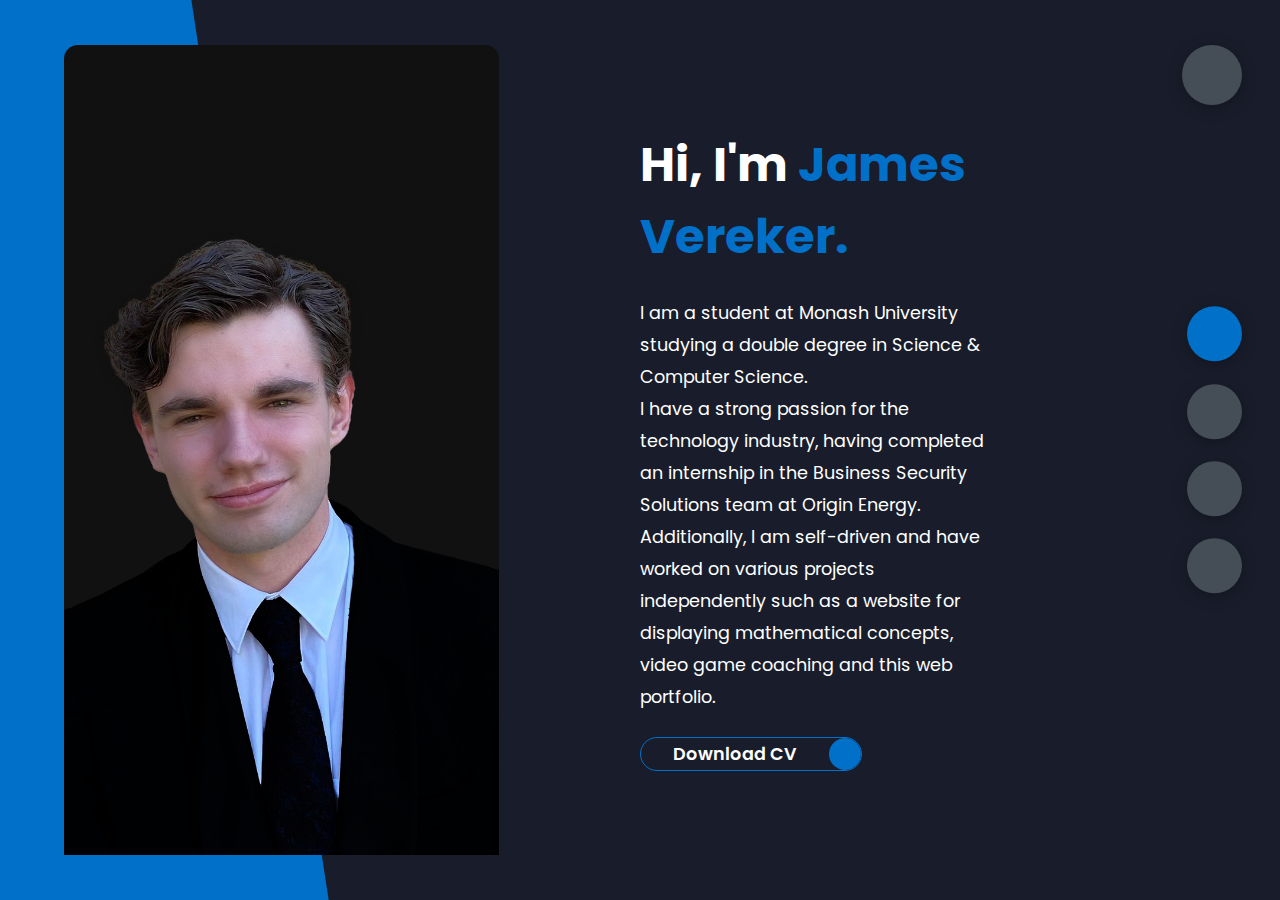
<file: index.html>
<!DOCTYPE html>
<html lang="en">


<head>
    <meta charset="UTF-8">
    <meta http-equiv="X-UA-Compatible" content="IE=edge">
    <meta name="viewport" content="width=device-width, initial-scale=1.0">
    <title>James Vereker Web Portfolio</title>
    <link rel="stylesheet" href="styles/styles.css">
    <link rel="preconnect" href="https://fonts.googleapis.com">
    <link rel="preconnect" href="https://fonts.gstatic.com" crossorigin>
    <link rel="stylesheet" href="https://cdnjs.cloudflare.com/ajax/libs/font-awesome/6.1.1/css/all.min.css"
        integrity="sha512-KfkfwYDsLkIlwQp6LFnl8zNdLGxu9YAA1QvwINks4PhcElQSvqcyVLLD9aMhXd13uQjoXtEKNosOWaZqXgel0g=="
        crossorigin="anonymous" referrerpolicy="no-referrer" />
    <link href="https://fonts.googleapis.com/css2?family=Poppins:wght@400;500;600;700;800&display=swap"
        rel="stylesheet">
    <style type="text/css">
        
      </style>
</head>

<body class="main-content">
    
    <main>
        <header class="section sec1 header active" id="home">
            <div class="header-content">
                <div class="left-header">
                    <div class="h-shape"></div>
                    <div class="image">
                        <img src="img/Me.png"
                            alt="A photograph of James Vereker in a suit.">
                    </div>
                </div>
                <div class="right-header">
                    <h1 class="name">
                        Hi, I'm <span>James Vereker.</span>
                    </h1>
                    <p class="mobileHide">
                        I am a student at Monash University studying a double degree in Science & Computer Science.
                        <br>I have a strong passion for the technology industry, having completed an internship in the Business Security Solutions team at Origin Energy.
                        <br>Additionally, I am self-driven and have worked on various projects independently such as a website
                        for displaying mathematical concepts, video game coaching and this web portfolio.
                    </p>
                    <p class="mobileShow">
                        I recommend using a PC to view my website, although it should work fine either way.
                    </p>

                    <div class="btn-con">
                        <a href="./James-Vereker-CV.pdf" download="JamesVerekerCV" class="main-btn">
                            
                            <span class="btn-text">Download CV</span>
                            <span class="btn-icon"><i class="fas fa-download"></i></span>
                        </a>
                    </div>
                </div>
            </div>
        </header>
        <section class="section sec2 about" id="about">
            <div class="main-title">
                <h2>About <span>Me</span><span class="bg-text">About Me</span></h2>
            </div>

            <h4 class="stat-title">Work Timeline</h4>
            <div class="timeline">
                <div class="timeline-item">
                    <div class="tl-icon">
                        <i class="fas fa-briefcase"></i>
                    </div>
                    <p class="tl-duration">Jan 2022 – June 2022</p>
                    <h5>Business Security Solutions Intern <span>- Origin Energy Ltd.</span></h5>
                    <p>
                        During my time at Origin, I had a wide range of responsibilities such as:<br>
                        • Conducting security assessments on third parties wanting to use Origin data or integrate with
                        their systems.<br>
                        • Taking the lead in the quarterly Phishing Campaigns sent to 5000+ employees.<br>
                        • Managing the ServiceNow requests coming into the BSS team and delegating them to the
                        appropriate team members.<br>
                        • Monitoring and assessing emails leaving Origin containing PII and other sensitive data and
                        alerting my superiors when escalation was required.

                    </p>
                </div>
                <div class="timeline-item">
                    <div class="tl-icon">
                        <i class="fa-solid fa-bell"></i>
                    </div>
                    <p class="tl-duration">Mar 2020 - Dec 2021</p>
                    <h5>Retail Assistant <span>- Taco Bell</span></h5>
                    <p>
                        My role varied from washing dishes, ensuring items were in stock and cleaning the dining area.
                        However, most of the time whilst I was working, I was on the register talking to customers due
                        to my strong interpersonal skills and calm demeanor.
                    </p>
                </div>
                <div class="timeline-item">
                    <div class="tl-icon">
                        <i class="fa-solid fa-person-biking"></i>
                    </div>
                    <p class="tl-duration">Mar 2017 - Aug 2018</p>
                    <h5>Delivery Man <span>- PharmaOne</span></h5>
                    <p>
                        I was responsible for delivering pharmaceutical drugs and other goods on my bike to customers.
                    </p>
                </div>
                <div class="timeline-item">
                    <div class="tl-icon">
                        <i class="fa-solid fa-hand-holding-heart"></i>
                    </div>
                    <p class="tl-duration">2016 - 2017</p>
                    <h5>St Vincent De Paul’s <span>– Volunteer</span></h5>
                    <p>
                        My duties varied on a day-to-day basis, but I was generally responsible for sorting and
                        arranging stock and aiding visitors in where to find products within the store.
                    </p>
                </div>
            </div>
            <h4 class="stat-title">Education Timeline</h4>
            <div class="timeline">
                <div class="timeline-item">
                    <div class="tl-icon">
                        <i class="fa-solid fa-graduation-cap"></i>
                    </div>
                    <p class="tl-duration">2019 - Present</p>
                    <h5>Computer Science & Science Double Degree <span>- Monash University</span></h5>
                    <p>
                        In my Computer Science degree my specialization is Advanced Computer Science. I have achieved at
                        least distinctions in all computing subjects and am always eager to gain more technical
                        knowledge.
                        In my Science Degree I major in Physics with minors in Mathematics & Chemistry. I’ve achieved
                        multiple high distinctions in my major and minors and have developed excellent critical thinking
                        skills as a result.


                    </p>
                </div>
                <div class="timeline-item">
                    <div class="tl-icon">
                        <i class="fa-solid fa-school-flag"></i>
                    </div>
                    <p class="tl-duration">2011 - 2018</p>
                    <h5>Victorian Certificate of Education <span>- Haileybury College</span></h5>
                    <p>
                        Completed Victorian Certificate of Education doing the 3&4 subjects: English, Mathematical
                        Methods, Physics, Chemistry, Biology & Software Development.
                        During the final two years of my schooling, I also worked a casual job at a pharmacy which
                        allowed me to develop a keen understanding of balancing study and work.
                    </p>
                </div>
            </div>


        </section>
        <section class="section sec3" id="portfolio">
            <div class="main-title">
                <h2>Other  <span>Skills & Projects</span><span class="bg-text">My Projects</span></h2>
            </div>
            <div class="portfolios">
                <div class="portfolio">
                    <a href="https://harrisasync.github.io/HyperCubeProject/" target="_blank"><img src="img/hypercube.png" alt=""></a>
                    <div class="port-text" >
                        <h4 >
                            <a href="https://harrisasync.github.io/HyperCubeProject/" target="_blank">Hypercube</a>
                        </h4>
                        <p>
                            I collaborated with fellow Monash University students to create a website that visually presents mathematical concepts, drawing inspiration from Burkard Polster's MTH2132 course, "The Nature & Beauty of Mathematics." The aim of this website is to spark interest in mathematics by showcasing intriguing problems that highlight the fascinating aspects of maths. Through this project, I honed my web development & team work skills and deepened my appreciation for the beauty and complexity of mathematics.
                    </div>
                </div>
                <div class="portfolio">
                    <a href="https://www.credly.com/badges/c53e5e7d-81f7-4dd6-9428-6795851beda9?" target="_blank"><img src="img/Certs.png" alt=""></a>
                    <div class="port-text">
                        <h4>
                            <a href="https://www.credly.com/badges/c53e5e7d-81f7-4dd6-9428-6795851beda9?" target="_blank">Cloud Certifications</a>
                        </h4>
                        <p>
                            I've studied and completed the fundamental courses for both Azure & Amazon's cloud service platforms. These certifications demonstrate my understanding of cloud-based technology and my commitment to staying current with industry trends and best practices. The above link will take you to my azure certification, but my downloadable CV (which can be found on the homepage of this site) includes a link to both.
                        </p>
                    </div>
                </div>
                <div class="portfolio">
                    <a href="https://www.fiverr.com/jamjamv/hearthstone-coaching-to-legend-with-a-friendly-professional" target="_blank"><img src="img/FiverrPromo.png" alt=""></a>
                    <div class="port-text">
                        <h4>
                            <a href="https://www.fiverr.com/jamjamv/hearthstone-coaching-to-legend-with-a-friendly-professional" target="_blank">Hearthstone Coaching</a>
                        </h4>
                        <p>
                            Two years ago, I ranked 2nd in the Australia/New Zealand region for the online card game "Hearthstone." Inspired by this accomplishment, I tried my hand at coaching, promising my clients that I'd help them get to the "Legend" rank – the highest in the game. Since then, I have collaborated with clients worldwide, enhancing their gameplay while simultaneously refining my own interpersonal skills.</p>
                    </div>
                </div>
                
                <!-- <div class="portfolio">
                    <img src="img/blog3.jpg" alt="">
                    <div class="port-text">
                        <h4>
                            How to Create your own website.
                        </h4>
                        <p>
                            It's quite simple.
                            Just copy this website I've made here.
                            Ez pz.
                        </p>
                    </div>
                </div>
                <div class="portfolio">
                    <img src="img/blog3.jpg" alt="">
                    <div class="port-text">
                        <h4>
                            How to Create your own website.
                        </h4>
                        <p>
                            It's quite simple.
                            Just copy this website I've made here.
                            Ez pz.
                        </p>
                    </div>
                </div>
                <div class="portfolio">
                    <img src="img/blog2.jpg" alt="">
                    <div class="port-text">
                        <h4>
                            How to Create your own website.
                        </h4>
                        <p>
                            It's quite simple.
                            Just copy this website I've made here.
                            Ez pz.
                        </p>
                    </div>
                </div> -->
            </div>
            </div>


        </section>

        <section class="section sec5 contact" id="contact">
            <div class="contact-container">
                <div class="main-title">
                    <h2>Contact <span>Me</span><span class="bg-text">Contact</span></h2>
                </div>
                <div class="contact-content-con">
                    <div class="left-contact">
                        <h4>Contact me here</h4>
                        <p>
                            Below are my various contact methods. I welcome direct inquiries at any time, as I am always happy to chat. For the most prompt response, I recommend reaching out to me via LinkedIn direct message or sending an email.
                        </p>
                        <div class="contact-info">
                            <div class="contact-item">
                                <div class="icon">
                                    <i class="fas fa-map-marker-alt"></i>
                                    <span>Location</span>
                                </div>
                                <p>
                                    Melbourne, Australia
                                </p>
                            </div>
                            <div class="contact-item">
                                <div class="icon">
                                    <i class="fas fa-envelope"></i>
                                    <span>Email</span>
                                </div>
                                <p>
                                    <span>Jam.Vereker@gmail.com</span>
                                </p>
                            </div>

                            <div class="contact-item">
                                <div class="icon">
                                    <i class="fa-solid fa-phone"></i>
                                    <span>Mobile Number</span>
                                </div>
                                <p>
                                    <span>+61 483 861 992</span>
                                </p>
                            </div>
                        </div>
                        <div class="contact-icons">
                            <div class="contact-icon">
                                <a href="#" target="_blank">
                                    <i class="fa-brands fa-linkedin-in"></i>
                                </a>
                                <a href="#" target="_blank">
                                    <i class="fab fa-github"></i>
                                </a>
                                <!-- <a href="#" target="_blank">
                                    <i class="fab fa-twitter"></i>
                                </a> -->

                            </div>
                        </div>
                    </div>
                    <div class="right-contact">
                        <form action="" class="contact-form">
                            <div class="input-control i-c-2">
                                <input type="text" required placeholder="Name">
                                <input type="email" required placeholder="Email">
                            </div>
                            <div class="input-control">
                                <input type="text" required placeholder="Subject">
                            </div>
                            <div class="input-control">
                                <textarea name="" id="" cols="15" rows="8"
                                    placeholder="WIP, doesn't send me a message yet!"></textarea>
                            </div>
                            <div class="submit-btn">
                                <a href="#" class="main-btn">
                                    <span class="btn-text">Send Message</span>
                                    <span class="btn-icon"><i class="fas fa-download"></i></span>
                                </a>
                            </div>
                        </form>
                    </div>
                </div>
            </div>
        </section>
    </main>


    </main>

    <div class="controls">
        <div class="control control-1 active-btn" data-id="home">
            <i class="fa-solid fa-house"></i>
        </div>
        <div class="control control-2" data-id="about">
            <i class="fas fa-user"></i>
        </div>
        <div class="control control-3" data-id="portfolio">
            <i class="fas fa-briefcase"></i>
        </div>
        <div class="control control-5" data-id="contact">
            <i class="fas fa-envelope-open"></i>
        </div>
    </div>

    <div class="theme-btn">
        <i class="fas fa-adjust"></i>
    </div>

    <script src="app.js"></script>
</body>

</html>
</file>
<file: styles/styles.css>
* {
  margin: 0;
  padding: 0;
  box-sizing: border-box;
  list-style: none;
}

:root {
  --color-primary: #191d2b;
  --color-secondary: #0070c9;
  --color-tertiary: #ffffff;
  --color-white: #ffffff;
  --color-black: #000;
  --color-grey0: #f8f8f8;
  --color-grey-1: #dbe1e8;
  --color-grey-2: #b2becd;
  --color-grey-3: #6c7983;
  --color-grey-4: #454e56;
  --color-grey-5: #2a2e35;
  --color-grey-6: #12181b;
  --br-sm-2: 14px;
  --box-shadow-1: 0 3px 15px rgba(0, 0, 0, 0.3);
}

.light-mode {
  --color-primary: #ffffff;
  --color-secondary: #5271ff;
  --color-tertiary: #454e56;
  --color-white: #ffffff;
  --color-black: #000;
  --color-grey0: #f8f8f8;
  --color-grey-1: #6c7983;
  --color-grey-2: #6c7983;
  --color-grey-3: #6c7983;
  --color-grey-4: #454e56;
  --color-grey-5: #f8f8f8;
  --color-grey-6: #12181b;
}

.mobileHide {
  display: inline;
}

/* Smartphone Portrait and Landscape */
@media only screen and (min-device-width: 320px) and (max-device-width: 480px) {
  .mobileHide {
    display: none;
  }
}
.mobileShow {
  display: none;
}

/* Smartphone Portrait and Landscape */
@media only screen and (min-device-width: 320px) and (max-device-width: 480px) {
  .mobileShow {
    display: inline;
  }
}
body {
  background-color: var(--color-primary);
  font-family: "Poppins", sans-serif;
  font-size: 1.1rem;
  color: var(--color-tertiary);
  transition: all 0.4s ease-in-out;
}

a {
  display: inline-block;
  text-decoration: none;
  color: inherit;
  font-family: inherit;
}

header {
  height: 100vh;
  font-family: "Poppins", sans-serif;
  color: var(--color-tertiary);
  overflow: hidden;
}

section {
  min-height: 100vh;
  width: 100%;
  position: absolute;
  left: 0;
  top: 0;
  padding: 3rem 18rem;
}

.section {
  transform: translateY(-100%) scale(0);
  transition: all 0.4s ease-in-out;
  background-color: var(--color-primary);
}

.sec1 {
  display: none;
  transform: translateY(0) scale(1);
  padding: 0 !important;
}

.sec2 {
  display: none;
  transform: translateY(0) scale(1);
}

.sec3 {
  display: none;
  transform: translateY(0) scale(1);
}

.sec4 {
  display: none;
  transform: translateY(0) scale(1);
}

.sec5 {
  display: none;
  transform: translateY(0) scale(1);
}

.active {
  display: block;
  animation: scaleAnim 1s ease-in-out;
}
@keyframes scaleAnim {
  0% {
    transform: translateY(-100%) scaleY(0);
  }
  100% {
    transform: translateY(0) scaleY(1);
  }
}

.controls {
  position: fixed;
  z-index: 10;
  top: 50%;
  right: 3%;
  display: flex;
  flex-direction: column;
  align-items: center;
  justify-content: center;
  transform: translateY(-50%);
}
.controls .active-btn {
  background-color: var(--color-secondary) !important;
  transition: all 0.4s ease-in-out;
}
.controls .active-btn i {
  color: var(--color-white) !important;
}
.controls .control {
  padding: 1rem;
  cursor: pointer;
  background-color: var(--color-grey-4);
  width: 55px;
  height: 55px;
  border-radius: 50%;
  display: flex;
  justify-content: center;
  align-items: center;
  margin: 0.7rem 0;
  box-shadow: var(--box-shadow-1);
}
.controls .control i {
  font-size: 1.2rem;
  color: var(--color-grey-2);
  pointer-events: none;
}

.theme-btn {
  top: 5%;
  right: 3%;
  width: 60px;
  height: 60px;
  border-radius: 50%;
  background-color: var(--color-grey-4);
  cursor: pointer;
  position: fixed;
  display: flex;
  justify-content: center;
  align-items: center;
  box-shadow: 0 3px 15px rgba(0, 0, 0, 0.3);
  transition: all 0.1s ease-in-out;
}
.theme-btn:active {
  transform: translateY(-3px);
}
.theme-btn i {
  font-size: 1.1rem;
  color: var(--color-grey-2);
  pointer-events: none;
}

/*Header-content*/
.header-content {
  display: grid;
  grid-template-columns: repeat(2, 1fr);
  min-height: 100vh;
}
.header-content .left-header {
  display: flex;
  align-items: center;
  position: relative;
}
.header-content .left-header .h-shape {
  transition: all 0.4s ease-in-out;
  width: 65%;
  height: 100%;
  background-color: var(--color-secondary);
  position: absolute;
  left: 0;
  top: 0;
  z-index: -1;
  -webkit-clip-path: polygon(0 0, 46% 0, 79% 100%, 0% 100%);
          clip-path: polygon(0 0, 46% 0, 79% 100%, 0% 100%);
}
.header-content .left-header .image {
  border-radius: var(--br-sm-2);
  height: 90%;
  width: 68%;
  margin-left: 4rem;
  background-color: rgb(17, 17, 17);
  transition: all 0.4s ease-in-out;
}
.header-content .left-header .image img {
  width: 100%;
  height: 100%;
  -o-object-fit: cover;
     object-fit: cover;
  transition: all 0.4s ease-in-out;
}
.header-content .right-header {
  display: flex;
  flex-direction: column;
  justify-content: center;
  padding-right: 18rem;
}
.header-content .right-header .name {
  font-size: 3rem;
}
.header-content .right-header .name span {
  color: var(--color-secondary);
}
.header-content .right-header p {
  margin: 1.5rem 0;
  line-height: 2rem;
}

/* About Section */
.stat-title {
  text-transform: uppercase;
  font-size: 1.4rem;
  text-align: center;
  position: relative;
  padding: 3.5rem 0;
  position: relative;
}
.stat-title::before {
  content: "";
  position: absolute;
  left: 50%;
  top: 0%;
  width: 40%;
  height: 1px;
  background-color: var(--color-grey-5);
  transform: translateX(-50%);
}

.about-stats {
  padding-bottom: 4rem;
}
.about-stats .progress-bars {
  display: grid;
  grid-template-columns: repeat(2, 1fr);
  grid-gap: 2rem;
}
.about-stats .progress-bars .progress-bar {
  display: flex;
  flex-direction: column;
}
.about-stats .progress-bars .progress-bar .prog-title {
  text-transform: uppercase;
  font-weight: 500;
}
.about-stats .progress-bars .progress-bar .progress-con {
  display: flex;
  align-items: center;
}
.about-stats .progress-bars .progress-bar .progress-con .prog-text {
  color: var(--color-grey-2);
}
.about-stats .progress-bars .progress-bar .progress-con .progress {
  width: 100%;
  height: 0.45rem;
  background-color: var(--color-grey-4);
  margin-left: 1rem;
  position: relative;
}
.about-stats .progress-bars .progress-bar .progress-con .progress span {
  position: absolute;
  top: 0;
  left: 0;
  height: 100%;
  background-color: var(--color-secondary);
  transition: all 0.4s ease-in-out;
  width: 50%;
}
.about-stats .progress-bars .progress-bar .progress-con .progress .html {
  width: 80%;
}
.about-stats .progress-bars .progress-bar .progress-con .progress .css {
  width: 95%;
}
.about-stats .progress-bars .progress-bar .progress-con .progress .js {
  width: 75%;
}
.about-stats .progress-bars .progress-bar .progress-con .progress .react {
  width: 75%;
}
.about-stats .progress-bars .progress-bar .progress-con .progress .node {
  width: 87%;
}
.about-stats .progress-bars .progress-bar .progress-con .progress .python {
  width: 70%;
}

/* Timeline */
.timeline {
  display: grid;
  grid-template-columns: repeat(2, 1fr);
  grid-gap: 2rem;
  padding-bottom: 3rem;
}
.timeline .timeline-item {
  position: relative;
  padding-left: 3rem;
  border-left: 1px solid var(--color-grey-5);
}
.timeline .timeline-item .tl-icon {
  position: absolute;
  left: -27px;
  top: 0;
  background-color: var(--color-secondary);
  color: var(--color-white);
  width: 50px;
  height: 50px;
  border-radius: 50%;
  display: flex;
  align-items: center;
  justify-content: center;
}
.timeline .timeline-item .tl-icon i {
  font-size: 1.3rem;
}
.timeline .timeline-item .tl-duration {
  padding: 0.2rem 0.6rem;
  background-color: var(--color-grey-5);
  border-radius: 15px;
  display: inline-block;
  font-size: 0.8rem;
  text-transform: uppercase;
  font-weight: 500;
}

/* Portfolios */
.blog-text {
  padding: 2rem 0;
  text-align: center;
}

.blogs {
  display: grid;
  grid-template-columns: repeat(3, 1fr);
  grid-gap: 2rem;
  margin-top: 3rem;
}
.blogs .blog-item {
  position: relative;
  border-radius: 15px;
}
.blogs .blog-item img {
  width: 100%;
  height: 300px;
  -o-object-fit: cover;
     object-fit: cover;
  border-radius: 15px;
}
.blogs .blog-item .hover-items {
  width: 100%;
  height: 100%;
  background-color: var(--color-secondary);
  position: absolute;
  left: 0;
  top: 0;
  border-radius: 15px;
  display: flex;
  justify-content: center;
  align-items: center;
  flex-direction: column;
  opacity: 0;
  scale: 0;
  transform: scale(0);
  transition: all 0.4s ease-in-out;
}
.blogs .blog-item .hover-items h3 {
  font-size: 1.5rem;
  color: var(--color-white);
  margin-bottom: 1.5rem;
}
.blogs .blog-item .hover-items .icons {
  display: flex;
  justify-content: center;
  align-items: center;
}
.blogs .blog-item .hover-items .icons .icon {
  background-color: var(--color-primary);
  border-radius: 50%;
  width: 50px;
  height: 50px;
  display: flex;
  justify-content: center;
  align-items: center;
  margin: 0 1rem;
  cursor: pointer;
  transition: all 0.4s ease-in-out;
}
.blogs .blog-item .hover-items .icons .icon i {
  font-size: 1.5rem;
  color: var(--color-tertiary);
  margin: 0 1rem;
}
.blogs .blog-item .hover-items .icons .icon:hover {
  background-color: var(--color-tertiary);
}
.blogs .blog-item .hover-items .icons .icon:hover i {
  color: var(--color-primary);
}

.blog-item:hover .hover-items {
  opacity: 1;
  transform: scale(1);
}

/* Blogs */
.portfolios {
  display: grid;
  grid-template-columns: repeat(3, 1fr);
  grid-gap: 2rem;
  margin-top: 3rem;
}
.portfolios .portfolio {
  position: relative;
  border-radius: 5px;
  box-shadow: 1px 1px 20px rgba(0, 0, 0, 0.1);
  transition: all 0.4s ease-in-out;
}
.portfolios .portfolio img {
  width: 100%;
  height: 300px;
  -o-object-fit: cover;
     object-fit: cover;
  border-top-left-radius: 5px;
  border-top-right-radius: 5px;
  transition: all 0.4s ease-in-out;
}
.portfolios .portfolio .port-text {
  margin-top: -7px;
  padding: 1.1rem;
  border-top: 8px solid var(--color-secondary);
}
.portfolios .portfolio .port-text h4 {
  font-size: 1.5rem;
  margin-bottom: 0.7rem;
  transition: all 0.4s ease-in-out;
  cursor: pointer;
}
.portfolios .portfolio .port-text h4:hover {
  color: var(--color-secondary);
}
.portfolios .portfolio .port-text p {
  color: var(--color-grey-2);
  line-height: 2rem;
  padding-bottom: 1rem;
  font-size: 1.1rem;
}
.portfolios .portfolio:hover {
  box-shadow: 1px 1px 20px rgba(0, 0, 0, 0.3);
  transform: translateY(-5px);
  transition: all 0.4s ease-in-out;
}
.portfolios .portfolio:hover img {
  filter: grayscale(0);
  transform: scale(1.1);
  box-shadow: 0px 4px 20px rgba(0, 0, 0, 0.8);
}

/* Contacts */
.contact-content-con {
  display: flex;
  padding-top: 3.5rem;
}
.contact-content-con .left-contact {
  flex: 2;
}
.contact-content-con .left-contact h4 {
  margin-top: 1rem;
  font-size: 2rem;
  text-transform: uppercase;
}
.contact-content-con .left-contact p {
  margin: 1rem 0;
  line-height: 2rem;
}
.contact-content-con .left-contact .contact-info .contact-item {
  display: flex;
  align-items: center;
  justify-content: space-between;
}
.contact-content-con .left-contact .contact-info .contact-item p {
  margin: 0.3rem 0;
  padding: 0;
}
.contact-content-con .left-contact .contact-info .contact-item .icon {
  display: grid;
  grid-template-columns: 40px 1fr;
}
.contact-content-con .left-contact .contact-info .contact-item .icon i {
  display: flex;
  align-items: center;
  font-size: 1.3rem;
}
.contact-content-con .left-contact .contact-icon {
  display: flex;
  margin-top: 2rem;
}
.contact-content-con .left-contact .contact-icon a {
  display: flex;
  align-items: center;
  color: var(--color-tertiary);
  background-color: var(--color-grey-5);
  cursor: pointer;
  justify-content: center;
  width: 50px;
  height: 50px;
  border-radius: 50%;
  margin: 0 0.4rem;
  transition: all 0.4s ease-in-out;
}
.contact-content-con .left-contact .contact-icon a:hover {
  background-color: var(--color-secondary);
}
.contact-content-con .left-contact .contact-icon a:hover i {
  color: var(--color-primary);
}
.contact-content-con .left-contact .contact-icon a i {
  display: flex;
  align-items: center;
  justify-content: center;
  font-size: 1.3rem;
}
.contact-content-con .right-contact {
  flex: 3;
  margin-left: 3rem;
}
.contact-content-con .right-contact .input-control {
  margin: 1.5rem 0;
}
.contact-content-con .right-contact .input-control input,
.contact-content-con .right-contact .input-control textarea {
  border-radius: 30px;
  font-weight: inherit;
  font-size: inherit;
  font-family: inherit;
  padding: 0.8rem 1.1rem;
  outline: none;
  border: none;
  background-color: var(--color-grey-5);
  width: 100%;
  color: var(--color-tertiary);
  resize: none;
}
.contact-content-con .right-contact .i-c-2 {
  display: flex;
}
.contact-content-con .right-contact .i-c-2 :last-child {
  margin-left: 1.5rem;
}
.contact-content-con .right-contact .submit-btn {
  display: flex;
  justify-content: flex-start;
}

/* Independent Components */
.btn-con {
  display: flex;
  align-self: flex-start;
}

.main-btn {
  border-radius: 30px;
  color: inherit;
  font-weight: 600;
  position: relative;
  border: 1px solid var(--color-secondary);
  display: flex;
  align-self: flex-start;
  align-items: center;
  overflow: hidden;
}
.main-btn .btn-text {
  padding: 0 2rem;
}
.main-btn .btn-icon {
  background-color: var(--color-secondary);
  color: var(--color-white);
  display: flex;
  align-items: center;
  justify-content: center;
  border-radius: 50%;
  padding: 1rem;
}
.main-btn::before {
  content: "";
  position: absolute;
  top: 0;
  right: 0;
  transform: translateX(100%);
  transition: all 0.4s ease-out;
  z-index: -1;
}
.main-btn:hover::before {
  width: 100%;
  height: 100%;
  background-color: var(--color-secondary);
  transform: translateX(0);
  transition: all 0.4s ease-out;
}

.main-title {
  text-align: center;
}
.main-title h2 {
  position: relative;
  text-transform: uppercase;
  font-size: 4rem;
  font-weight: 700;
}
.main-title h2 span {
  color: var(--color-secondary);
}
.main-title h2 .bg-text {
  position: absolute;
  top: 50%;
  left: 50%;
  color: var(--color-grey-5);
  transition: all 0.4s ease-in-out;
  z-index: -1;
  transform: translate(-50%, -50%);
  font-weight: 800;
  font-size: 6.3rem;
}

.about-container .left-about p {
  padding-left: 0;
}

@media screen and (max-width: 600px) {
  header {
    padding: 0 !important;
  }
  .theme-btn {
    width: 50px;
    height: 50px;
  }
  .header-content {
    grid-template-columns: repeat(1, 1fr);
    padding-bottom: 6rem;
  }
  .left-header .h-shape {
    display: none;
  }
  .right-header {
    grid-row: 1;
    padding-right: 0rem !important;
    width: 90%;
    margin: 0 auto;
  }
  .right-header .name {
    font-size: 2.5rem !important;
    text-align: center;
    padding-top: 3rem;
  }
  .header-content .left-header .image {
    margin: 0 auto;
    width: 90%;
  }
  .controls {
    top: auto;
    bottom: 0;
    flex-direction: row;
    justify-content: center;
    left: 50%;
    transform: translateX(-50%);
    width: 100%;
    background-color: var(--color-grey-5);
  }
  .controls .control {
    margin: 1rem 0.3rem;
  }
  .about-container {
    grid-template-columns: repeat(1, 1fr);
  }
  .about-container .right-about {
    grid-template-columns: repeat(1, 1fr);
    padding-top: 2.5rem;
  }
  .about-container .left-about {
    padding-right: 0;
  }
  .about-container .left-about p {
    padding-left: 0;
  }
  .timeline {
    grid-template-columns: repeat(1, 1fr);
    padding-bottom: 6rem;
  }
  .section {
    padding: 2rem 2.5rem !important;
  }
  .about-stats .progress-bars {
    grid-template-columns: repeat(1, 1fr);
  }
  .portfolios {
    grid-template-columns: repeat(1, 1fr);
    padding-bottom: 6rem;
    margin-top: 1rem;
  }
  .blogs {
    grid-template-columns: repeat(1, 1fr);
    padding-bottom: 6rem;
  }
  .contact-content-con {
    flex-direction: column;
  }
  .contact-content-con .right-contact {
    margin-left: 0;
    margin-top: 2.5rem;
  }
  .contact-content-con .right-contact .i-c-2 {
    flex-direction: column;
  }
  .contact-content-con .right-contact .i-c-2 :last-child {
    margin-left: 0;
    margin-top: 1.5rem;
  }
  .contact-content-con .right-contact {
    margin-bottom: 6rem;
  }
  .contact-item {
    flex-direction: column;
    margin: 1rem 0;
  }
  .contact-item p {
    font-size: 15px;
    color: var(--color-grey-2);
  }
  .contact-item span {
    font-size: 15px;
  }
  .contact-item .icon {
    grid-template-columns: 25px 1fr;
  }
  .main-title h2 {
    font-size: 2rem;
  }
  .main-title h2 span {
    font-size: 2.3rem;
  }
  .main-title h2 .bg-text {
    font-size: 2.3rem;
  }
}
@media screen and (max-width: 1432px) {
  .section {
    padding: 7rem 11rem;
  }
  .contact-content-con {
    flex-direction: column;
  }
  .contact-content-con .right-contact {
    margin-left: 0;
    margin-top: 2.5rem;
  }
  .contact-content-con .right-contact .i-c-2 {
    flex-direction: column;
  }
  .contact-content-con .right-contact .i-c-2 :last-child {
    margin-left: 0;
    margin-top: 1.5rem;
  }
  .contact-content-con .right-contact {
    margin-bottom: 6rem;
  }
  .main-title h2 .bg-text {
    font-size: 5.5rem;
  }
}
@media screen and (max-width: 1250px) {
  .blogs {
    grid-template-columns: repeat(2, 1fr);
    margin-top: 6rem;
  }
  .portfolios {
    grid-template-columns: repeat(2, 1fr);
  }
  .header-content .right-header {
    padding-right: 9rem;
  }
}
@media screen and (max-width: 660px) {
  .blogs {
    grid-template-columns: repeat(1, 1fr);
  }
  .portfolios {
    grid-template-columns: repeat(1, 1fr);
  }
}
@media screen and (max-width: 1070px) {
  .about-container {
    grid-template-columns: repeat(1, 1fr);
  }
  .about-container .right-about {
    padding-top: 2.5rem;
  }
  .main-title h2 {
    font-size: 4rem;
  }
  .main-title h2 span {
    font-size: 4rem;
  }
  .main-title h2 .bg-text {
    font-size: 4.5rem;
  }
}
@media screen and (max-width: 970px) {
  .section {
    padding: 7rem 6rem;
  }
  .about-container .left-about {
    padding-right: 0rem;
  }
  .header-content {
    grid-template-columns: repeat(1, 1fr);
    padding-bottom: 6rem;
  }
  .left-header .h-shape {
    display: none;
  }
  .left-header .image {
    width: 90% !important;
    margin: 0 auto !important;
  }
  .right-header {
    grid-row: 1;
    padding-right: 0rem !important;
    width: 90%;
    margin: 0 auto;
  }
  .right-header .name {
    font-size: 2.5rem !important;
    text-align: center;
    padding-top: 3rem;
  }
}
@media screen and (max-width: 700px) {
  .section {
    padding: 7rem 3rem;
  }
  .about-stats .progress-bars {
    grid-template-columns: repeat(1, 1fr);
  }
  .about-container .right-about {
    grid-template-columns: repeat(1, 1fr);
  }
  .timeline {
    grid-template-columns: repeat(1, 1fr);
  }
  .main-title h2 {
    font-size: 3rem;
  }
  .main-title h2 span {
    font-size: 3rem;
  }
  .main-title h2 .bg-text {
    font-size: 4rem;
  }
}/*# sourceMappingURL=styles.css.map */
</file>
<file: My Online Resume/styles/styles.css>
* {
  margin: 0;
  padding: 0;
  box-sizing: border-box;
  list-style: none;
}

:root {
  --color-primary: #191d2b;
  --color-secondary: #0070c9;
  --color-tertiary: #FFFFFF;
  --color-white: #FFFFFF;
  --color-black: #000;
  --color-grey0: #f8f8f8;
  --color-grey-1: #dbe1e8;
  --color-grey-2: #b2becd;
  --color-grey-3: #6c7983;
  --color-grey-4: #454e56;
  --color-grey-5: #2a2e35;
  --color-grey-6: #12181b;
  --br-sm-2: 14px;
  --box-shadow-1: 0 3px 15px rgba(0, 0, 0, .3);
}

.light-mode {
  --color-primary: #FFFFFF;
  --color-secondary: #5271ff;
  --color-tertiary: #454e56;
  --color-white: #FFFFFF;
  --color-black: #000;
  --color-grey0: #f8f8f8;
  --color-grey-1: #6c7983;
  --color-grey-2: #6c7983;
  --color-grey-3: #6c7983;
  --color-grey-4: #454e56;
  --color-grey-5: #f8f8f8;
  --color-grey-6: #12181b;
}

body {
  background-color: var(--color-primary);
  font-family: "Poppins", sans-serif;
  font-size: 1.1rem;
  color: var(--color-tertiary);
  transition: all 0.4s ease-in-out;
}

a {
  display: inline-block;
  text-decoration: none;
  color: inherit;
  font-family: inherit;
}

header {
  height: 100vh;
  font-family: "Poppins", sans-serif;
  color: var(--color-tertiary);
  overflow: hidden;
}

section {
  min-height: 100vh;
  width: 100%;
  position: absolute;
  left: 0;
  top: 0;
  padding: 3rem 18rem;
}

.section {
  transform: translateY(-100%) scale(0);
  transition: all 0.4s ease-in-out;
  background-color: var(--color-primary);
}

.sec1 {
  display: none;
  transform: translateY(0) scale(1);
  padding: 0 !important;
}

.sec2 {
  display: none;
  transform: translateY(0) scale(1);
}

.sec3 {
  display: none;
  transform: translateY(0) scale(1);
}

.sec4 {
  display: none;
  transform: translateY(0) scale(1);
}

.sec5 {
  display: none;
  transform: translateY(0) scale(1);
}

.active {
  display: block;
  animation: scaleAnim 1s ease-in-out;
}
@keyframes scaleAnim {
  0% {
    transform: translateY(-100%) scaleY(0);
  }
  100% {
    transform: translateY(0) scaleY(1);
  }
}

.controls {
  position: fixed;
  z-index: 10;
  top: 50%;
  right: 3%;
  display: flex;
  flex-direction: column;
  align-items: center;
  justify-content: center;
  transform: translateY(-50%);
}
.controls .active-btn {
  background-color: var(--color-secondary) !important;
  transition: all 0.4s ease-in-out;
}
.controls .active-btn i {
  color: var(--color-white) !important;
}
.controls .control {
  padding: 1rem;
  cursor: pointer;
  background-color: var(--color-grey-4);
  width: 55px;
  height: 55px;
  border-radius: 50%;
  display: flex;
  justify-content: center;
  align-items: center;
  margin: 0.7rem 0;
  box-shadow: var(--box-shadow-1);
}
.controls .control i {
  font-size: 1.2rem;
  color: var(--color-grey-2);
  pointer-events: none;
}

.theme-btn {
  top: 5%;
  right: 3%;
  width: 60px;
  height: 60px;
  border-radius: 50%;
  background-color: var(--color-grey-4);
  cursor: pointer;
  position: fixed;
  display: flex;
  justify-content: center;
  align-items: center;
  box-shadow: 0 3px 15px rgba(0, 0, 0, 0.3);
  transition: all 0.1s ease-in-out;
}
.theme-btn:active {
  transform: translateY(-3px);
}
.theme-btn i {
  font-size: 1.1rem;
  color: var(--color-grey-2);
  pointer-events: none;
}

/*Header-content*/
.header-content {
  display: grid;
  grid-template-columns: repeat(2, 1fr);
  min-height: 100vh;
}
.header-content .left-header {
  display: flex;
  align-items: center;
  position: relative;
}
.header-content .left-header .h-shape {
  transition: all 0.4s ease-in-out;
  width: 65%;
  height: 100%;
  background-color: var(--color-secondary);
  position: absolute;
  left: 0;
  top: 0;
  z-index: -1;
  -webkit-clip-path: polygon(0 0, 46% 0, 79% 100%, 0% 100%);
          clip-path: polygon(0 0, 46% 0, 79% 100%, 0% 100%);
}
.header-content .left-header .image {
  border-radius: var(--br-sm-2);
  height: 90%;
  width: 68%;
  margin-left: 4rem;
  background-color: rgb(17, 17, 17);
  transition: all 0.4s ease-in-out;
}
.header-content .left-header .image img {
  width: 100%;
  height: 100%;
  -o-object-fit: cover;
     object-fit: cover;
  transition: all 0.4s ease-in-out;
}
.header-content .right-header {
  display: flex;
  flex-direction: column;
  justify-content: center;
  padding-right: 18rem;
}
.header-content .right-header .name {
  font-size: 3rem;
}
.header-content .right-header .name span {
  color: var(--color-secondary);
}
.header-content .right-header p {
  margin: 1.5rem 0;
  line-height: 2rem;
}

/* About Section */
.stat-title {
  text-transform: uppercase;
  font-size: 1.4rem;
  text-align: center;
  position: relative;
  padding: 3.5rem 0;
  position: relative;
}
.stat-title::before {
  content: "";
  position: absolute;
  left: 50%;
  top: 0%;
  width: 40%;
  height: 1px;
  background-color: var(--color-grey-5);
  transform: translateX(-50%);
}

.about-stats {
  padding-bottom: 4rem;
}
.about-stats .progress-bars {
  display: grid;
  grid-template-columns: repeat(2, 1fr);
  grid-gap: 2rem;
}
.about-stats .progress-bars .progress-bar {
  display: flex;
  flex-direction: column;
}
.about-stats .progress-bars .progress-bar .prog-title {
  text-transform: uppercase;
  font-weight: 500;
}
.about-stats .progress-bars .progress-bar .progress-con {
  display: flex;
  align-items: center;
}
.about-stats .progress-bars .progress-bar .progress-con .prog-text {
  color: var(--color-grey-2);
}
.about-stats .progress-bars .progress-bar .progress-con .progress {
  width: 100%;
  height: 0.45rem;
  background-color: var(--color-grey-4);
  margin-left: 1rem;
  position: relative;
}
.about-stats .progress-bars .progress-bar .progress-con .progress span {
  position: absolute;
  top: 0;
  left: 0;
  height: 100%;
  background-color: var(--color-secondary);
  transition: all 0.4s ease-in-out;
  width: 50%;
}
.about-stats .progress-bars .progress-bar .progress-con .progress .html {
  width: 80%;
}
.about-stats .progress-bars .progress-bar .progress-con .progress .css {
  width: 95%;
}
.about-stats .progress-bars .progress-bar .progress-con .progress .js {
  width: 75%;
}
.about-stats .progress-bars .progress-bar .progress-con .progress .react {
  width: 75%;
}
.about-stats .progress-bars .progress-bar .progress-con .progress .node {
  width: 87%;
}
.about-stats .progress-bars .progress-bar .progress-con .progress .python {
  width: 70%;
}

/* Timeline */
.timeline {
  display: grid;
  grid-template-columns: repeat(2, 1fr);
  grid-gap: 2rem;
  padding-bottom: 3rem;
}
.timeline .timeline-item {
  position: relative;
  padding-left: 3rem;
  border-left: 1px solid var(--color-grey-5);
}
.timeline .timeline-item .tl-icon {
  position: absolute;
  left: -27px;
  top: 0;
  background-color: var(--color-secondary);
  color: var(--color-white);
  width: 50px;
  height: 50px;
  border-radius: 50%;
  display: flex;
  align-items: center;
  justify-content: center;
}
.timeline .timeline-item .tl-icon i {
  font-size: 1.3rem;
}
.timeline .timeline-item .tl-duration {
  padding: 0.2rem 0.6rem;
  background-color: var(--color-grey-5);
  border-radius: 15px;
  display: inline-block;
  font-size: 0.8rem;
  text-transform: uppercase;
  font-weight: 500;
}

/* Portfolios */
.blog-text {
  padding: 2rem 0;
  text-align: center;
}

.blogs {
  display: grid;
  grid-template-columns: repeat(3, 1fr);
  grid-gap: 2rem;
  margin-top: 3rem;
}
.blogs .blog-item {
  position: relative;
  border-radius: 15px;
}
.blogs .blog-item img {
  width: 100%;
  height: 300px;
  -o-object-fit: cover;
     object-fit: cover;
  border-radius: 15px;
}
.blogs .blog-item .hover-items {
  width: 100%;
  height: 100%;
  background-color: var(--color-secondary);
  position: absolute;
  left: 0;
  top: 0;
  border-radius: 15px;
  display: flex;
  justify-content: center;
  align-items: center;
  flex-direction: column;
  opacity: 0;
  scale: 0;
  transform: scale(0);
  transition: all 0.4s ease-in-out;
}
.blogs .blog-item .hover-items h3 {
  font-size: 1.5rem;
  color: var(--color-white);
  margin-bottom: 1.5rem;
}
.blogs .blog-item .hover-items .icons {
  display: flex;
  justify-content: center;
  align-items: center;
}
.blogs .blog-item .hover-items .icons .icon {
  background-color: var(--color-primary);
  border-radius: 50%;
  width: 50px;
  height: 50px;
  display: flex;
  justify-content: center;
  align-items: center;
  margin: 0 1rem;
  cursor: pointer;
  transition: all 0.4s ease-in-out;
}
.blogs .blog-item .hover-items .icons .icon i {
  font-size: 1.5rem;
  color: var(--color-tertiary);
  margin: 0 1rem;
}
.blogs .blog-item .hover-items .icons .icon:hover {
  background-color: var(--color-tertiary);
}
.blogs .blog-item .hover-items .icons .icon:hover i {
  color: var(--color-primary);
}

.blog-item:hover .hover-items {
  opacity: 1;
  transform: scale(1);
}

/* Blogs */
.portfolios {
  display: grid;
  grid-template-columns: repeat(3, 1fr);
  grid-gap: 2rem;
  margin-top: 3rem;
}
.portfolios .portfolio {
  position: relative;
  border-radius: 5px;
  box-shadow: 1px 1px 20px rgba(0, 0, 0, 0.1);
  transition: all 0.4s ease-in-out;
}
.portfolios .portfolio img {
  width: 100%;
  height: 300px;
  -o-object-fit: cover;
     object-fit: cover;
  border-top-left-radius: 5px;
  border-top-right-radius: 5px;
  transition: all 0.4s ease-in-out;
}
.portfolios .portfolio .port-text {
  margin-top: -7px;
  padding: 1.1rem;
  border-top: 8px solid var(--color-secondary);
}
.portfolios .portfolio .port-text h4 {
  font-size: 1.5rem;
  margin-bottom: 0.7rem;
  transition: all 0.4s ease-in-out;
  cursor: pointer;
}
.portfolios .portfolio .port-text h4:hover {
  color: var(--color-secondary);
}
.portfolios .portfolio .port-text p {
  color: var(--color-grey-2);
  line-height: 2rem;
  padding-bottom: 1rem;
  font-size: 1.1rem;
}
.portfolios .portfolio:hover {
  box-shadow: 1px 1px 20px rgba(0, 0, 0, 0.3);
  transform: translateY(-5px);
  transition: all 0.4s ease-in-out;
}
.portfolios .portfolio:hover img {
  filter: grayscale(0);
  transform: scale(1.1);
  box-shadow: 0px 4px 20px rgba(0, 0, 0, 0.8);
}

/* Contacts */
.contact-content-con {
  display: flex;
  padding-top: 3.5rem;
}
.contact-content-con .left-contact {
  flex: 2;
}
.contact-content-con .left-contact h4 {
  margin-top: 1rem;
  font-size: 2rem;
  text-transform: uppercase;
}
.contact-content-con .left-contact p {
  margin: 1rem 0;
  line-height: 2rem;
}
.contact-content-con .left-contact .contact-info .contact-item {
  display: flex;
  align-items: center;
  justify-content: space-between;
}
.contact-content-con .left-contact .contact-info .contact-item p {
  margin: 0.3rem 0;
  padding: 0;
}
.contact-content-con .left-contact .contact-info .contact-item .icon {
  display: grid;
  grid-template-columns: 40px 1fr;
}
.contact-content-con .left-contact .contact-info .contact-item .icon i {
  display: flex;
  align-items: center;
  font-size: 1.3rem;
}
.contact-content-con .left-contact .contact-icon {
  display: flex;
  margin-top: 2rem;
}
.contact-content-con .left-contact .contact-icon a {
  display: flex;
  align-items: center;
  color: var(--color-tertiary);
  background-color: var(--color-grey-5);
  cursor: pointer;
  justify-content: center;
  width: 50px;
  height: 50px;
  border-radius: 50%;
  margin: 0 0.4rem;
  transition: all 0.4s ease-in-out;
}
.contact-content-con .left-contact .contact-icon a:hover {
  background-color: var(--color-secondary);
}
.contact-content-con .left-contact .contact-icon a:hover i {
  color: var(--color-primary);
}
.contact-content-con .left-contact .contact-icon a i {
  display: flex;
  align-items: center;
  justify-content: center;
  font-size: 1.3rem;
}
.contact-content-con .right-contact {
  flex: 3;
  margin-left: 3rem;
}
.contact-content-con .right-contact .input-control {
  margin: 1.5rem 0;
}
.contact-content-con .right-contact .input-control input,
.contact-content-con .right-contact .input-control textarea {
  border-radius: 30px;
  font-weight: inherit;
  font-size: inherit;
  font-family: inherit;
  padding: 0.8rem 1.1rem;
  outline: none;
  border: none;
  background-color: var(--color-grey-5);
  width: 100%;
  color: var(--color-tertiary);
  resize: none;
}
.contact-content-con .right-contact .i-c-2 {
  display: flex;
}
.contact-content-con .right-contact .i-c-2 :last-child {
  margin-left: 1.5rem;
}
.contact-content-con .right-contact .submit-btn {
  display: flex;
  justify-content: flex-start;
}

/* Independent Components */
.btn-con {
  display: flex;
  align-self: flex-start;
}

.main-btn {
  border-radius: 30px;
  color: inherit;
  font-weight: 600;
  position: relative;
  border: 1px solid var(--color-secondary);
  display: flex;
  align-self: flex-start;
  align-items: center;
  overflow: hidden;
}
.main-btn .btn-text {
  padding: 0 2rem;
}
.main-btn .btn-icon {
  background-color: var(--color-secondary);
  color: var(--color-white);
  display: flex;
  align-items: center;
  justify-content: center;
  border-radius: 50%;
  padding: 1rem;
}
.main-btn::before {
  content: "";
  position: absolute;
  top: 0;
  right: 0;
  transform: translateX(100%);
  transition: all 0.4s ease-out;
  z-index: -1;
}
.main-btn:hover::before {
  width: 100%;
  height: 100%;
  background-color: var(--color-secondary);
  transform: translateX(0);
  transition: all 0.4s ease-out;
}

.main-title {
  text-align: center;
}
.main-title h2 {
  position: relative;
  text-transform: uppercase;
  font-size: 4rem;
  font-weight: 700;
}
.main-title h2 span {
  color: var(--color-secondary);
}
.main-title h2 .bg-text {
  position: absolute;
  top: 50%;
  left: 50%;
  color: var(--color-grey-5);
  transition: all 0.4s ease-in-out;
  z-index: -1;
  transform: translate(-50%, -50%);
  font-weight: 800;
  font-size: 6.3rem;
}

.about-container .left-about p {
  padding-left: 0;
}

@media screen and (max-width: 600px) {
  header {
    padding: 0 !important;
  }
  .theme-btn {
    width: 50px;
    height: 50px;
  }
  .header-content {
    grid-template-columns: repeat(1, 1fr);
    padding-bottom: 6rem;
  }
  .left-header .h-shape {
    display: none;
  }
  .right-header {
    grid-row: 1;
    padding-right: 0rem !important;
    width: 90%;
    margin: 0 auto;
  }
  .right-header .name {
    font-size: 2.5rem !important;
    text-align: center;
    padding-top: 3rem;
  }
  .header-content .left-header .image {
    margin: 0 auto;
    width: 90%;
  }
  .controls {
    top: auto;
    bottom: 0;
    flex-direction: row;
    justify-content: center;
    left: 50%;
    transform: translateX(-50%);
    width: 100%;
    background-color: var(--color-grey-5);
  }
  .controls .control {
    margin: 1rem 0.3rem;
  }
  .about-container {
    grid-template-columns: repeat(1, 1fr);
  }
  .about-container .right-about {
    grid-template-columns: repeat(1, 1fr);
    padding-top: 2.5rem;
  }
  .about-container .left-about {
    padding-right: 0;
  }
  .about-container .left-about p {
    padding-left: 0;
  }
  .timeline {
    grid-template-columns: repeat(1, 1fr);
    padding-bottom: 6rem;
  }
  .section {
    padding: 2rem 2.5rem !important;
  }
  .about-stats .progress-bars {
    grid-template-columns: repeat(1, 1fr);
  }
  .portfolios {
    grid-template-columns: repeat(1, 1fr);
    padding-bottom: 6rem;
    margin-top: 1rem;
  }
  .blogs {
    grid-template-columns: repeat(1, 1fr);
    padding-bottom: 6rem;
  }
  .contact-content-con {
    flex-direction: column;
  }
  .contact-content-con .right-contact {
    margin-left: 0;
    margin-top: 2.5rem;
  }
  .contact-content-con .right-contact .i-c-2 {
    flex-direction: column;
  }
  .contact-content-con .right-contact .i-c-2 :last-child {
    margin-left: 0;
    margin-top: 1.5rem;
  }
  .contact-content-con .right-contact {
    margin-bottom: 6rem;
  }
  .contact-item {
    flex-direction: column;
    margin: 1rem 0;
  }
  .contact-item p {
    font-size: 15px;
    color: var(--color-grey-2);
  }
  .contact-item span {
    font-size: 15px;
  }
  .contact-item .icon {
    grid-template-columns: 25px 1fr;
  }
  .main-title h2 {
    font-size: 2rem;
  }
  .main-title h2 span {
    font-size: 2.3rem;
  }
  .main-title h2 .bg-text {
    font-size: 2.3rem;
  }
}
@media screen and (max-width: 1432px) {
  .section {
    padding: 7rem 11rem;
  }
  .contact-content-con {
    flex-direction: column;
  }
  .contact-content-con .right-contact {
    margin-left: 0;
    margin-top: 2.5rem;
  }
  .contact-content-con .right-contact .i-c-2 {
    flex-direction: column;
  }
  .contact-content-con .right-contact .i-c-2 :last-child {
    margin-left: 0;
    margin-top: 1.5rem;
  }
  .contact-content-con .right-contact {
    margin-bottom: 6rem;
  }
  .main-title h2 .bg-text {
    font-size: 5.5rem;
  }
}
@media screen and (max-width: 1250px) {
  .blogs {
    grid-template-columns: repeat(2, 1fr);
    margin-top: 6rem;
  }
  .portfolios {
    grid-template-columns: repeat(2, 1fr);
  }
  .header-content .right-header {
    padding-right: 9rem;
  }
}
@media screen and (max-width: 660px) {
  .blogs {
    grid-template-columns: repeat(1, 1fr);
  }
  .portfolios {
    grid-template-columns: repeat(1, 1fr);
  }
}
@media screen and (max-width: 1070px) {
  .about-container {
    grid-template-columns: repeat(1, 1fr);
  }
  .about-container .right-about {
    padding-top: 2.5rem;
  }
  .main-title h2 {
    font-size: 4rem;
  }
  .main-title h2 span {
    font-size: 4rem;
  }
  .main-title h2 .bg-text {
    font-size: 4.5rem;
  }
}
@media screen and (max-width: 970px) {
  .section {
    padding: 7rem 6rem;
  }
  .about-container .left-about {
    padding-right: 0rem;
  }
  .header-content {
    grid-template-columns: repeat(1, 1fr);
    padding-bottom: 6rem;
  }
  .left-header .h-shape {
    display: none;
  }
  .left-header .image {
    width: 90% !important;
    margin: 0 auto !important;
  }
  .right-header {
    grid-row: 1;
    padding-right: 0rem !important;
    width: 90%;
    margin: 0 auto;
  }
  .right-header .name {
    font-size: 2.5rem !important;
    text-align: center;
    padding-top: 3rem;
  }
}
@media screen and (max-width: 700px) {
  .section {
    padding: 7rem 3rem;
  }
  .about-stats .progress-bars {
    grid-template-columns: repeat(1, 1fr);
  }
  .about-container .right-about {
    grid-template-columns: repeat(1, 1fr);
  }
  .timeline {
    grid-template-columns: repeat(1, 1fr);
  }
  .main-title h2 {
    font-size: 3rem;
  }
  .main-title h2 span {
    font-size: 3rem;
  }
  .main-title h2 .bg-text {
    font-size: 4rem;
  }
}/*# sourceMappingURL=styles.css.map */
</file>
